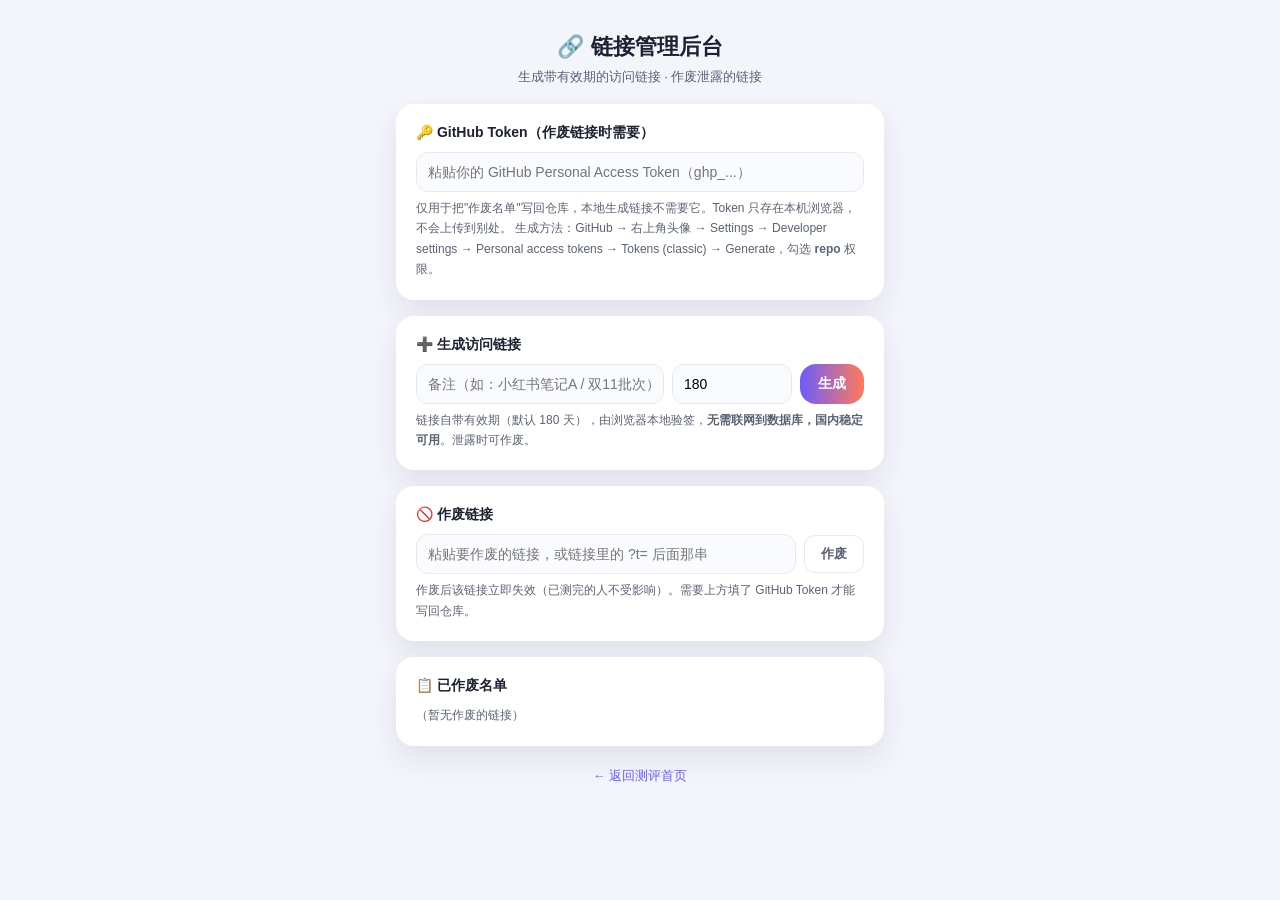
<file: admin.html>
<!DOCTYPE html>
<html lang="zh-CN">
<head>
<meta charset="UTF-8">
<meta name="viewport" content="width=device-width, initial-scale=1, maximum-scale=1, user-scalable=no">
<title>链接管理 · 天赋测试</title>
<link rel="stylesheet" href="styles.css">
<style>
  .admin-hero{text-align:center;margin:8px 0 18px}
  .admin-hero h1{font-size:22px;font-weight:900;margin:0 0 6px}
  .admin-hero p{font-size:13px;color:var(--sub);margin:0}
  .login-hint{color:#e0483a;font-size:13px;min-height:18px;margin-top:10px;text-align:center;font-weight:600}
  .add-row{display:flex;gap:8px;margin-top:6px;align-items:center;flex-wrap:wrap}
  .add-row input{flex:1;border:1.5px solid var(--line);background:#fafbff;border-radius:12px;padding:11px;font-size:14px;outline:none;min-width:120px}
  .add-row input:focus{border-color:var(--main);background:#f3f1ff}
  .add-row .btn-primary{width:auto;margin-top:0;padding:11px 18px;font-size:14px;flex:0 0 auto}
  .panel-sec{margin-top:16px}
  .sec-h{font-size:14px;font-weight:800;margin:0 0 10px}
  .link-home{display:block;text-align:center;margin-top:22px;font-size:12.5px;color:var(--main);text-decoration:none}
  .linkurl{display:block;background:#f3f1ff;border:1.5px dashed var(--main);border-radius:12px;padding:11px;font-size:12.5px;color:var(--main);word-break:break-all;cursor:pointer;font-weight:600;line-height:1.6}
  .linkurl:active{transform:scale(.99)}
  .hint{font-size:12px;color:var(--sub);line-height:1.7;margin-top:6px}
  .revoked-item{display:flex;justify-content:space-between;align-items:center;padding:8px 4px;border-bottom:1px solid #eef0f6;font-size:13px}
  .revoked-item span{color:#e5484d;font-weight:700}
  .btn-ghost{border:1.5px solid var(--line);background:#fff;color:var(--sub);font-size:13px;font-weight:700;padding:9px 16px;border-radius:11px;cursor:pointer}
  .btn-ghost:active{transform:scale(.97)}
</style>
</head>
<body>
<div class="app">
  <div class="admin-hero">
    <h1>🔗 链接管理后台</h1>
    <p>生成带有效期的访问链接 · 作废泄露的链接</p>
  </div>

  <div class="card panel-sec">
    <div class="sec-h">🔑 GitHub Token（作废链接时需要）</div>
    <div class="add-row">
      <input type="password" id="ghToken" placeholder="粘贴你的 GitHub Personal Access Token（ghp_...）" autocomplete="off">
    </div>
    <div class="hint">仅用于把"作废名单"写回仓库，本地生成链接不需要它。Token 只存在本机浏览器，不会上传到别处。
      生成方法：GitHub → 右上角头像 → Settings → Developer settings → Personal access tokens → Tokens (classic) → Generate，勾选 <b>repo</b> 权限。</div>
  </div>

  <div class="card panel-sec">
    <div class="sec-h">➕ 生成访问链接</div>
    <div class="add-row">
      <input id="linkNote" placeholder="备注（如：小红书笔记A / 双11批次）" autocomplete="off">
      <input id="linkDays" type="number" value="180" min="1" max="3650" style="max-width:90px" title="有效期(天)">
      <button class="btn-primary" id="genLinkBtn">生成</button>
    </div>
    <div id="newLinkBox" style="display:none;margin-top:10px">
      <div class="hint">复制此链接发给买家（点一下自动复制）：</div>
      <div id="newLinkUrl" class="linkurl" title="点击复制"></div>
    </div>
    <div class="hint">链接自带有效期（默认 180 天），由浏览器本地验签，<b>无需联网到数据库，国内稳定可用</b>。泄露时可作废。</div>
  </div>

  <div class="card panel-sec">
    <div class="sec-h">🚫 作废链接</div>
    <div class="add-row">
      <input id="revokeTok" placeholder="粘贴要作废的链接，或链接里的 ?t= 后面那串" autocomplete="off">
      <button class="btn-ghost" id="revokeBtn">作废</button>
    </div>
    <div class="hint">作废后该链接立即失效（已测完的人不受影响）。需要上方填了 GitHub Token 才能写回仓库。</div>
  </div>

  <div class="card panel-sec">
    <div class="sec-h">📋 已作废名单</div>
    <div id="revokedList"><div class="hint">读取中…</div></div>
  </div>

  <a class="link-home" href="index.html">← 返回测评首页</a>
</div>

<div id="toast"></div>

<script src="config.js"></script>
<script src="linktoken.js"></script>
<script>
  const $ = id => document.getElementById(id);
  function escapeHtml(s){return String(s).replace(/[&<>"']/g,c=>({'&':'&amp;','<':'&lt;','>':'&gt;','"':'&quot;',"'":'&#39;'}[c]));}
  function toast(msg){
    let t=$('toast'); if(!t){t=document.createElement('div');t.id='toast';document.body.appendChild(t);}
    t.textContent=msg;t.classList.add('show');clearTimeout(t._timer);t._timer=setTimeout(()=>t.classList.remove('show'),1800);
  }
  function copyText(txt){
    if(navigator.clipboard&&navigator.clipboard.writeText){navigator.clipboard.writeText(txt).then(()=>toast('已复制链接')).catch(()=>fbCopy(txt));}
    else fbCopy(txt);
  }
  function fbCopy(txt){
    const ta=document.createElement('textarea');ta.value=txt;ta.style.position='fixed';ta.style.opacity='0';ta.style.top='-100px';
    document.body.appendChild(ta);ta.select();
    try{document.execCommand('copy');toast('已复制');}catch(e){toast('复制失败，请手动复制');}
    ta.remove();
  }
  function tokenFromInput(s){
    s=String(s||'').trim();
    const m=s.match(/[?&]t=([^&\s]+)/); if(m) return m[1];
    return s; // 直接贴了 token 串
  }
  function b64utf8(str){
    const bytes=new TextEncoder().encode(str);
    let bin='';bytes.forEach(b=>bin+=String.fromCharCode(b));return btoa(bin);
  }

  /* ===== 生成链接（本地，无需联网） ===== */
  $('genLinkBtn').onclick=function(){
    const note=$('linkNote').value.trim();
    const days=parseInt($('linkDays').value,10)||180;
    const id=(note?note.replace(/\s+/g,'-'):'')+'_'+Date.now().toString(36);
    LinkToken.makeToken(days,id,window.LINK_SECRET).then(tok=>{
      const url=LinkToken.fullLink(tok);
      $('newLinkUrl').textContent=url;
      $('newLinkBox').style.display='block';
      toast('已生成 · 有效期 '+days+' 天');
    }).catch(()=>toast('生成失败，请刷新重试'));
  };
  $('newLinkUrl').onclick=function(){copyText($('newLinkUrl').textContent);};

  /* ===== 作废名单：读取（同域，无需 token） ===== */
  function loadRevoked(){
    return fetch('revoked.json?v='+Date.now(),{cache:'no-store'}).then(r=>r.ok?r.json():[]).catch(()=>[]);
  }
  function renderRevoked(list){
    const box=$('revokedList');
    if(!list||!list.length){box.innerHTML='<div class="hint">（暂无作废的链接）</div>';return;}
    box.innerHTML=list.map(id=>'<div class="revoked-item"><span>'+escapeHtml(id)+'</span></div>').join('');
  }
  loadRevoked().then(renderRevoked);

  /* ===== 作废链接：写回 revoked.json（需 GitHub Token） ===== */
  async function pushRevoked(list){
    const token=$('ghToken').value.trim();
    if(!token){toast('请先填写 GitHub Token');return false;}
    const path='revoked.json';
    const api='https://api.github.com/repos/'+window.GH_OWNER+'/'+window.GH_REPO+'/contents/'+path;
    try{
      const getR=await fetch(api+'?ref='+window.GH_BRANCH,{headers:{'Authorization':'Bearer '+token,'Accept':'application/vnd.github+json'}});
      let sha=null; if(getR.ok){const j=await getR.json();sha=j.sha;}
      const content=b64utf8(JSON.stringify(list));
      const putR=await fetch(api,{method:'PUT',headers:{'Authorization':'Bearer '+token,'Accept':'application/vnd.github+json','Content-Type':'application/json'},
        body:JSON.stringify({message:'revoke link via admin',content,sha,branch:window.GH_BRANCH})});
      return putR.ok;
    }catch(e){return false;}
  }
  $('revokeBtn').onclick=async function(){
    const tok=tokenFromInput($('revokeTok').value);
    const id=LinkToken.tokenId(tok);
    if(!id){toast('没能解析出链接，请检查');return;}
    if(!confirm('确定作废这条链接吗？作废后该链接立即失效。'))return;
    const list=await loadRevoked();
    if(list.indexOf(id)>=0){toast('该链接已在作废名单中');return;}
    list.push(id);
    toast('正在写回仓库…');
    const ok=await pushRevoked(list);
    if(ok){toast('已作废 ✓');$('revokeTok').value='';renderRevoked(list);}
    else toast('写回失败：检查 GitHub Token 或网络');
  };
</script>
</body>
</html>
</file>
<file: styles.css>
:root{
  --main:#6c5cff; --ink:#1d2233; --sub:#5b6276; --line:#e7e9f2;
  --bg1:#6c5cff; --bg2:#ff7a59;
}
*{box-sizing:border-box;-webkit-tap-highlight-color:transparent}
html,body{margin:0;padding:0}
body{
  font-family:-apple-system,BlinkMacSystemFont,"PingFang SC","Microsoft YaHei",sans-serif;
  background:#f4f5fb;color:var(--ink);
}
.app{max-width:520px;width:100%;margin:0 auto;min-height:100vh;position:relative;padding:0 16px 40px}
/* 结果长图源：宽度跟随容器，避免长图两侧留白 */
#capture{width:100%}
.screen{display:none}
.screen.active{display:block;animation:fade .25s ease}
@keyframes fade{from{opacity:0;transform:translateY(6px)}to{opacity:1;transform:none}}

/* ===== 首页 ===== */
.home{display:flex;flex-direction:column;justify-content:center;min-height:100vh;gap:22px}
.hero{text-align:center;padding:10px 4px}
.hero .badge{display:inline-block;background:#efeaff;color:var(--main);font-weight:700;font-size:12px;padding:6px 13px;border-radius:20px;margin-bottom:16px}
.hero h1{font-size:30px;font-weight:900;line-height:1.3;margin:0 0 14px}
.hero .lead{font-size:14px;color:var(--sub);line-height:1.8;margin:0}
.pwcard{background:#fff;border-radius:22px;padding:24px 20px;box-shadow:0 16px 36px rgba(40,40,90,.10)}
.pwcard label{display:block;font-size:13px;color:var(--sub);margin-bottom:10px;font-weight:600}
.pwcard input{width:100%;border:1.5px solid var(--line);background:#fafbff;border-radius:14px;padding:15px;font-size:16px;outline:none;transition:.18s}
.pwcard input:focus{border-color:var(--main);background:#f3f1ff}
.btn-primary{width:100%;border:none;margin-top:14px;padding:15px;border-radius:16px;font-size:16px;font-weight:800;color:#fff;background:linear-gradient(90deg,var(--bg1),var(--bg2));cursor:pointer}
.btn-primary:active{transform:scale(.98)}
.pw-error{color:#e0483a;font-size:13px;min-height:18px;margin-top:10px;text-align:center;font-weight:600}
.pw-tip{font-size:11.5px;color:#98a0b3;text-align:center;margin:12px 0 0;line-height:1.6}
.privacy{font-size:11px;opacity:.7;text-align:center;line-height:1.6;margin:0}

/* ===== 答题 ===== */
.qhead{display:flex;align-items:center;justify-content:space-between;margin:18px 0 10px}
.qhead .p{font-size:12px;opacity:.8}
.progress{height:6px;background:rgba(108,92,255,.12);border-radius:6px;overflow:hidden;margin-bottom:18px}
.progress i{display:block;height:100%;width:0;background:linear-gradient(90deg,var(--bg1),var(--bg2));transition:width .3s}
.qcard{background:#fff;color:var(--ink);border-radius:18px;padding:22px 20px;box-shadow:0 12px 28px rgba(40,40,90,.10)}
.qnum{font-size:12px;color:var(--main);font-weight:700;letter-spacing:1px}
.qtitle{font-size:18px;font-weight:800;margin:8px 0 6px;line-height:1.5}
.qhint{font-size:12px;color:#98a0b3;margin-bottom:16px}
.qcard .opt{display:flex;align-items:center;gap:12px;width:100%;text-align:left;border:1.5px solid var(--line);background:#fafbff;border-radius:14px;padding:15px;margin-bottom:11px;cursor:pointer;font-size:14.5px;color:var(--ink);transition:.18s;line-height:1.5}
/* 悬停高亮只在真正有鼠标的设备上生效；触屏点按后不再残留高亮 */
@media (hover:hover) and (pointer:fine){
  .qcard .opt:hover{border-color:var(--main);background:#f3f1ff}
  /* 刚跳转到新题时的短暂抑制：避免鼠标停在同一位置，让新选项被误高亮 */
  #qopts.nohover .opt:hover{border-color:var(--line);background:#fafbff}
}
.qcard .opt.sel{border-color:var(--main);background:#efeaff;font-weight:600}
.qcard .opt .k{width:24px;height:24px;flex:0 0 24px;border-radius:50%;background:#eee;color:#888;display:flex;align-items:center;justify-content:center;font-size:13px;font-weight:700}
.qcard .opt.sel .k{background:var(--main);color:#fff}
.qnav{display:flex;gap:10px;margin-top:8px}
.btn-prev{flex:0 0 38%;border:none;padding:13px;border-radius:14px;font-size:15px;font-weight:700;background:rgba(108,92,255,.10);color:var(--main);cursor:pointer}
.btn-next{flex:1;border:none;padding:13px;border-radius:14px;font-size:15px;font-weight:700;cursor:pointer;background:linear-gradient(90deg,var(--bg1),var(--bg2));color:#fff}
.btn-next:active{transform:scale(.98)}

/* ===== 结果 ===== */
.reshero{background:#fff;color:var(--ink);border-radius:24px;padding:26px 22px 24px;box-shadow:0 16px 36px rgba(40,40,90,.12);text-align:center}
.reshero .emoji{font-size:52px}
.reshero .typ{font-size:12px;color:var(--main);font-weight:800;letter-spacing:2px}
.reshero h2{font-size:25px;font-weight:900;margin:6px 0 4px}
.reshero .tag{font-size:13.5px;color:var(--sub);line-height:1.6;font-weight:600}
.reshero .desc{font-size:13.5px;color:var(--sub);line-height:1.8;margin-top:12px;text-align:left}
.reshero .combo{margin-top:14px;font-size:13px;background:#f3f1ff;border-radius:12px;padding:11px 14px;color:var(--main);font-weight:600;line-height:1.7}
.reshero .combo .combo-sub{font-size:12px;font-weight:600;opacity:.8;margin-top:2px}
.card{background:#fff;color:var(--ink);border-radius:18px;padding:20px;margin-top:16px;box-shadow:0 12px 28px rgba(40,40,90,.10)}
.card h3{font-size:16px;font-weight:800;margin:0 0 14px;display:flex;flex-direction:column;gap:3px}
.card h3 span{font-size:11.5px;font-weight:600;color:#98a0b3}
.pitem{display:flex;gap:10px;margin-bottom:12px}
.plabel{flex:0 0 56px;font-weight:800;color:var(--main);font-size:13.5px;padding-top:1px}
.ptext{font-size:13.5px;line-height:1.8;color:var(--sub)}
.radarwrap{text-align:center}
.dimread{margin-top:16px}
.dr{background:#f7f8fd;border-radius:12px;padding:11px 13px;margin-bottom:9px;font-size:13px;line-height:1.7;color:var(--sub)}
.dr b{color:var(--ink)}
.dr.low{background:#fff4f1;border:1px solid #ffe0d6}
.detaillist{margin:0;padding-left:20px;color:var(--sub);font-size:13.5px;line-height:1.9}
.detaillist li{margin-bottom:8px}
.stacktxt{font-size:13.5px;line-height:1.9;color:var(--sub)}
.blind-sec{margin-bottom:14px}
.blind-sec .bw{font-weight:800;color:var(--ink);font-size:14px;margin-bottom:4px}
.blind-sec .bc{font-size:13px;line-height:1.8;color:var(--sub);margin-bottom:4px}
.blind-sec .bf{font-size:13px;line-height:1.8;color:#2f8f6f}
.theory h4{margin:0 0 8px;color:var(--main);font-size:14px}
.theory p{font-size:13px;line-height:1.9;color:var(--sub);margin:0 0 12px}
.factbox{background:#fff7f3;border-radius:12px;padding:12px 14px;font-size:13px;color:#c25a3a;line-height:1.8}
.chips{display:flex;flex-wrap:wrap;gap:8px}
.chip{background:#eef0ff;color:var(--main);font-size:13px;padding:7px 13px;border-radius:20px;font-weight:600}
.wastetxt{font-size:13.5px;line-height:1.9;color:var(--sub)}

.result-actions{margin-top:18px;display:flex;flex-direction:column;gap:11px}
.btn-act{display:flex;flex-direction:column;align-items:center;gap:3px;width:100%;border:none;padding:13px;border-radius:16px;cursor:pointer;font-family:inherit}
.btn-act b{font-size:15.5px;font-weight:800}
.btn-act span{font-size:11.5px;opacity:.8;font-weight:600}
.btn-act.save{background:#fff;color:var(--main)}
.btn-act.social{background:linear-gradient(90deg,var(--bg1),var(--bg2));color:#fff}
.btn-act.ghost{background:rgba(108,92,255,.08);color:var(--main)}

/* ===== 弹窗 ===== */
.modal{display:none;position:fixed;inset:0;background:rgba(8,10,25,.62);padding:24px;z-index:40;align-items:center;justify-content:center}
.modal.show{display:flex}
.modal .box{background:#fff;color:var(--ink);border-radius:20px;padding:26px 22px;max-width:420px;width:100%;position:relative;text-align:center}
.modal-x{position:absolute;top:12px;right:16px;border:none;background:none;font-size:28px;color:#aaa;cursor:pointer;line-height:1}
.modal h3{font-size:19px;font-weight:900;margin:6px 0 10px}
.m-lead{font-size:13.5px;color:var(--sub);line-height:1.8;margin:0 0 12px}
.m-steps{text-align:left;color:var(--sub);font-size:13.5px;line-height:1.9;padding-left:20px;margin:0 0 12px}
.m-steps li{margin-bottom:8px}
.m-steps b{color:var(--ink)}
.m-note{font-size:12.5px;color:#c25a3a;background:#fff7f3;border-radius:12px;padding:11px 13px;line-height:1.8;margin:0 0 16px}
.modal .btn-primary{margin-top:0}

/* ===== 长图弹窗 ===== */
.imgbox{max-width:440px;text-align:center}
.imgwrap{max-height:58vh;overflow:auto;border-radius:14px;margin-bottom:16px;background:#f4f5fb}
.imgwrap img{width:100%;display:block;border-radius:14px}

/* ===== Toast ===== */
#toast{position:fixed;left:50%;bottom:60px;transform:translateX(-50%);background:rgba(20,22,38,.92);color:#fff;font-size:13.5px;padding:11px 18px;border-radius:30px;opacity:0;pointer-events:none;transition:.25s;z-index:50;max-width:88%;text-align:center}
#toast.show{opacity:1}

/* ===== 桌面端居中优化 ===== */
@media (min-width:520px){
  .app{padding-top:24px}
  .home{min-height:calc(100vh - 24px)}
  #imgSave{display:none}   /* 桌面用"下载图片"即可，不显示"保存到相册" */
}

/* ===== 小屏手机适配：字号/间距收缩，避免溢出，真正贴合屏幕 ===== */
@media (max-width:380px){
  .hero h1{font-size:25px}
  .hero .lead{font-size:13px}
  .reshero{padding:22px 16px 20px}
  .reshero h2{font-size:21px}
  .reshero .emoji{font-size:46px}
  .card{padding:17px 14px}
  .card h3{font-size:15px}
  .qcard{padding:18px 15px}
  .qtitle{font-size:16.5px}
  .qcard .opt{font-size:13.5px;padding:13px}
  .qcard .opt .k{width:22px;height:22px;flex-basis:22px}
}
</file>
